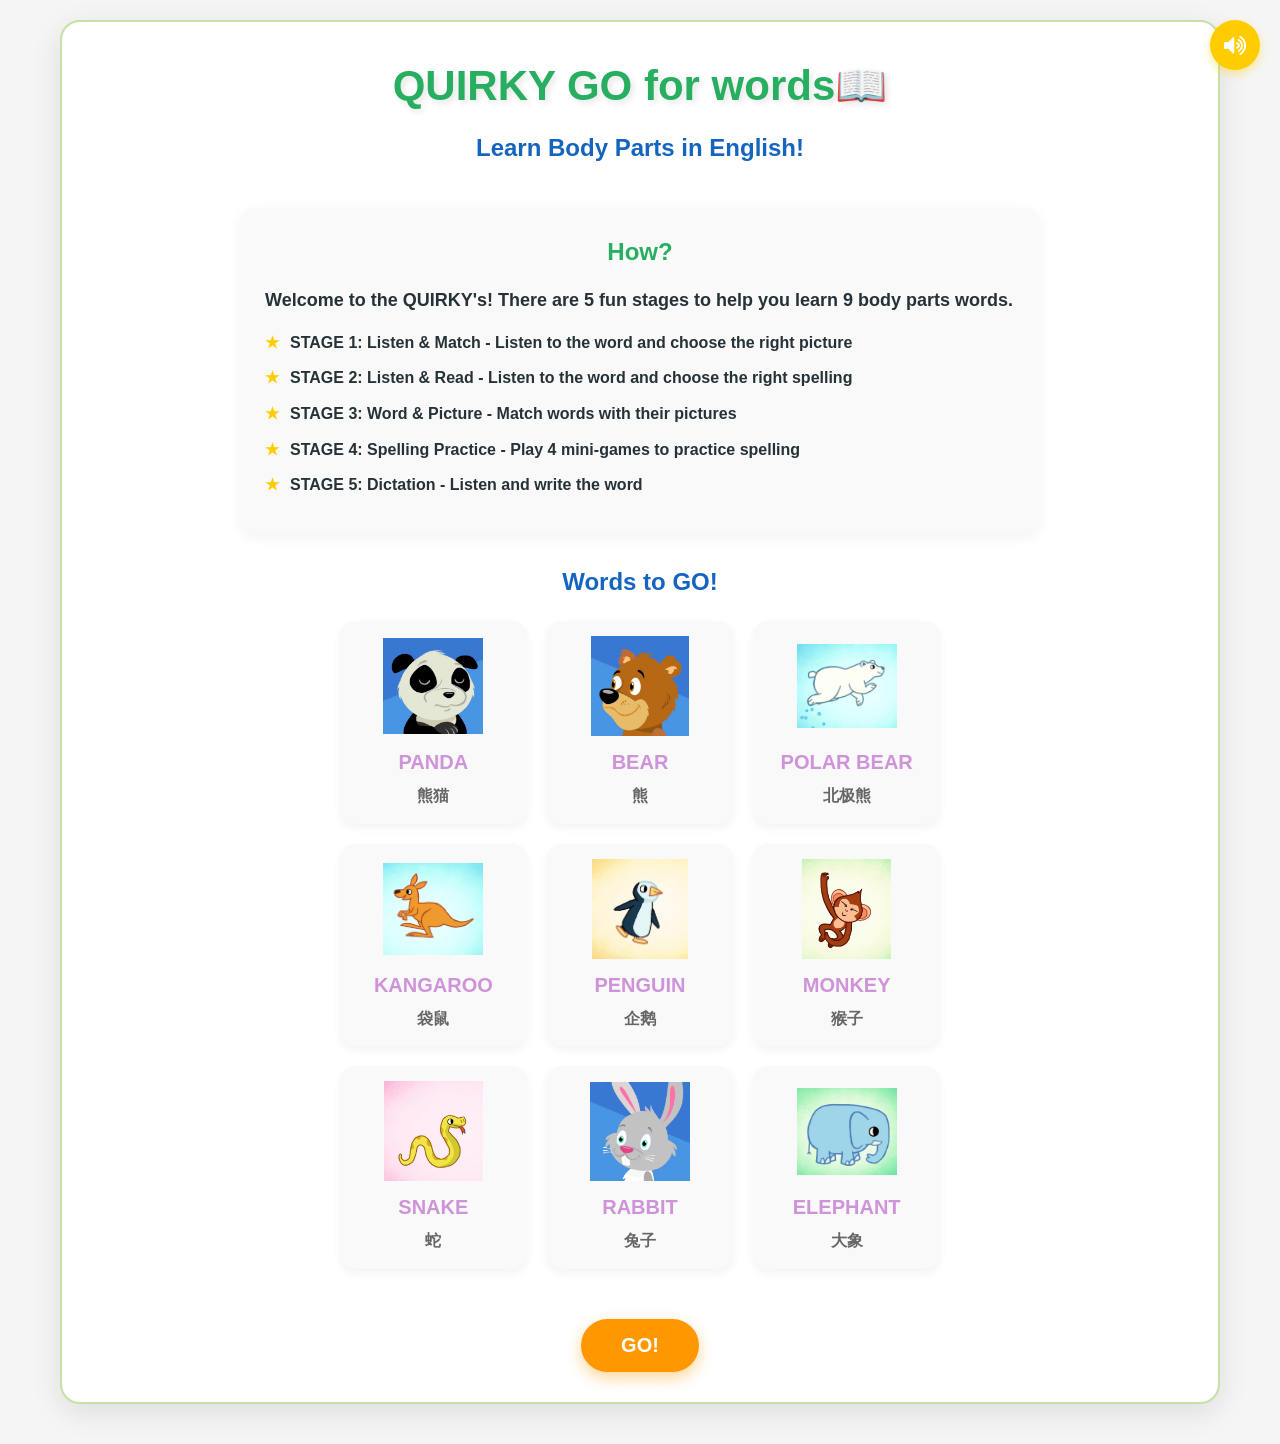
<file: lesson10/index.html>
<html lang="en"><head>
    <meta charset="UTF-8">
    <meta name="viewport" content="width=device-width, initial-scale=1.0">
    <title>Body Parts English Game - Fun for Kids</title>
    <link rel="stylesheet" href="style.css">
</head>
<body>
    <div id="game-container">
        <!-- 游戏首页 -->
        <div id="home-page" class="page active">
            <div class="home-header">
                <h1 style="color: rgb(39, 174, 96);">QUIRKY GO for words📖</h1>
                <h2 style="color: rgb(21, 101, 192);">Learn Body Parts in English!</h2>
            </div>
            <div class="home-content">
                <div class="game-rules">
                    <h3 style="color: rgb(39, 174, 96);">How?</h3>
                    <p>Welcome to the QUIRKY's! There are 5 fun stages to help you learn 9 body parts words.</p>
                    <ul>
                        <li><strong>STAGE 1: Listen &amp; Match</strong> - Listen to the word and choose the right picture</li>
                        <li><strong>STAGE 2: Listen &amp; Read</strong> - Listen to the word and choose the right spelling</li>
                        <li><strong>STAGE 3: Word &amp; Picture</strong> - Match words with their pictures</li>
                        <li><strong>STAGE 4: Spelling Practice</strong> - Play 4 mini-games to practice spelling</li>
                        <li><strong>STAGE 5: Dictation</strong> - Listen and write the word</li>
                    </ul>
                </div>
                <div class="target-words">
                    <h3 style="color: rgb(21, 101, 192);">Words to GO!</h3>
                    <div class="words-grid">
                        <div class="word-item">
                            <img src="https://p11-flow-imagex-sign.byteimg.com/tos-cn-i-a9rns2rl98/rc/pc/code_assistant/33fbb3815a914359bc6708895434d20e~tplv-a9rns2rl98-image.image?lk3s=8e244e95&amp;rcl=2026032017413706B5B34E23D4211847A2&amp;rrcfp=e75484ac&amp;x-expires=1774604497&amp;x-signature=6Fsaq%2BAYEc%2BSD8svfbEaWr8ThXE%3D" alt="foot">
                            <span style="color: rgb(206, 147, 216);">FOOT</span>
                            <span class="chinese">foot</span>
                        </div>
                        <div class="word-item">
                            <img src="https://p6-flow-imagex-sign.byteimg.com/tos-cn-i-a9rns2rl98/rc/pc/code_assistant/2c87e0e8190445ad970ca77e88f95644~tplv-a9rns2rl98-image.image?lk3s=8e244e95&amp;rcl=202603201741284AF4800C1F461043925A&amp;rrcfp=e75484ac&amp;x-expires=1774604489&amp;x-signature=dmXvzT3J5hiMyScBMD0uZeHKWgo%3D" alt="arm">
                            <span style="color: rgb(206, 147, 216);">ARM</span>
                            <span class="chinese">arm</span>
                        </div>
                        <div class="word-item">
                            <img src="https://p26-flow-imagex-sign.byteimg.com/tos-cn-i-a9rns2rl98/rc/pc/code_assistant/b25a9e17fad6457285beac05a634e4e1~tplv-a9rns2rl98-image.image?lk3s=8e244e95&amp;rcl=20260320174120D422FC6D71665718A47D&amp;rrcfp=e75484ac&amp;x-expires=1774604480&amp;x-signature=GQHkUzJuX60yY8457WPXovqZAik%3D" alt="chin">
                            <span style="color: rgb(206, 147, 216);">CHIN</span>
                            <span class="chinese">chin</span>
                        </div>
                        <div class="word-item">
                            <img src="https://p11-flow-imagex-sign.byteimg.com/tos-cn-i-a9rns2rl98/rc/pc/code_assistant/60b8872266874276a31867c821272a3f~tplv-a9rns2rl98-image.image?lk3s=8e244e95&amp;rcl=20260320174107C6F57F682E1C041A608B&amp;rrcfp=e75484ac&amp;x-expires=1774604468&amp;x-signature=gJ2Swe6%2F%2BoqGTcJciCL7rCjn1d8%3D" alt="leg">
                            <span style="color: rgb(206, 147, 216);">LEG</span>
                            <span class="chinese">leg</span>
                        </div>
                        <div class="word-item">
                            <img src="https://p6-flow-imagex-sign.byteimg.com/tos-cn-i-a9rns2rl98/rc/pc/code_assistant/a5bfa0f2200c46bdb6f0d859a63ed6eb~tplv-a9rns2rl98-image.image?lk3s=8e244e95&amp;rcl=20260320174057D422FC6D716657189E21&amp;rrcfp=e75484ac&amp;x-expires=1774604458&amp;x-signature=Mry51wQMnXw95NJ6YEFlft%2F7OeY%3D" alt="nose">
                            <span style="color: rgb(206, 147, 216);">NOSE</span>
                            <span class="chinese">nose</span>
                        </div>
                        <div class="word-item">
                            <img src="https://p9-flow-imagex-sign.byteimg.com/tos-cn-i-a9rns2rl98/rc/pc/code_assistant/8ece27475b2c450c89cdb5549be60ff1~tplv-a9rns2rl98-image.image?lk3s=8e244e95&amp;rcl=202603201740374AF4800C1F46104385F7&amp;rrcfp=e75484ac&amp;x-expires=1774604438&amp;x-signature=FfcJMGzcg3ALVxdnsbZ30GweLVA%3D" alt="head">
                            <span style="color: rgb(206, 147, 216);">HEAD</span>
                            <span class="chinese">head</span>
                        </div>
                        <div class="word-item">
                            <img src="https://p3-flow-imagex-sign.byteimg.com/tos-cn-i-a9rns2rl98/rc/pc/code_assistant/e8a6333ec867463aad0c828c06811a95~tplv-a9rns2rl98-image.image?lk3s=8e244e95&amp;rcl=20260320174015B463FECB53D235472C5A&amp;rrcfp=e75484ac&amp;x-expires=1774604416&amp;x-signature=wzrmLstSWyaxlrcZ14TkAJcxpBA%3D" alt="eye">
                            <span style="color: rgb(206, 147, 216);">EYE</span>
                            <span class="chinese">eye</span>
                        </div>
                        <div class="word-item">
                            <img src="https://p3-flow-imagex-sign.byteimg.com/tos-cn-i-a9rns2rl98/rc/pc/code_assistant/59c804a8af6d4fe4a754f33e86efbe45~tplv-a9rns2rl98-image.image?lk3s=8e244e95&amp;rcl=20260320174005F1C55C95804AB51CA958&amp;rrcfp=e75484ac&amp;x-expires=1774604405&amp;x-signature=SuNTePuH7GK67Rb0rFfnb41VcSg%3D" alt="ear">
                            <span style="color: rgb(206, 147, 216);">EAR</span>
                            <span class="chinese">ear</span>
                        </div>
                        <div class="word-item">
                            <img src="https://p11-flow-imagex-sign.byteimg.com/tos-cn-i-a9rns2rl98/rc/pc/code_assistant/242fb2e557c94525a3c58eb8a9ce2a4a~tplv-a9rns2rl98-image.image?lk3s=8e244e95&amp;rcl=20260320174026C77BCE7B562E6F1474D1&amp;rrcfp=e75484ac&amp;x-expires=1774604427&amp;x-signature=5v%2FoTQr0XJ%2BStBbHd82TOsquFhU%3D" alt="paw">
                            <span style="color: rgb(206, 147, 216);">PAW</span>
                            <span class="chinese">paw</span>
                        </div>
                    </div>
                </div>
                <button id="start-game-btn" class="primary-btn">GO!</button>
            </div>
        </div>

        <!-- 闯关导航页 -->
        <div id="level-nav-page" class="page">
            <div class="page-header">
                <h2>Choose a Stage</h2>
                <button class="back-btn" onclick="showPage('home-page')">Back to Home</button>
            </div>
            <div class="progress-container">
                <div class="progress-bar">
                    <div class="progress-fill" id="overall-progress"></div>
                </div>
                <div class="progress-text">Progress: <span id="progress-percentage">0%</span></div>
            </div>
            <div class="levels-container">
                <div class="level-card" data-level="1">
                    <div class="level-icon">1</div>
                    <div class="level-info">
                        <h3>Listen &amp; Match</h3>
                        <p>Listen and choose the right picture</p>
                    </div>
                    <div class="level-status completed" id="level1-status">已完成</div>
                </div>
                <div class="level-card" data-level="2">
                    <div class="level-icon">2</div>
                    <div class="level-info">
                        <h3>Listen &amp; Read</h3>
                        <p>Listen and choose the right word</p>
                    </div>
                    <div class="level-status completed" id="level2-status">DONE</div>
                </div>
                <div class="level-card" data-level="3">
                    <div class="level-icon">3</div>
                    <div class="level-info">
                        <h3>Word &amp; Picture</h3>
                        <p>Match words with pictures</p>
                    </div>
                    <div class="level-status" id="level3-status">DONE</div>
                </div>
                <div class="level-card" data-level="4">
                    <div class="level-icon">4</div>
                    <div class="level-info">
                        <h3>Spelling Practice</h3>
                        <p>Play 4 mini-games to practice</p>
                    </div>
                    <div class="level-status completed" id="level4-status">DONE</div>
                </div>
                <div class="level-card" data-level="5">
                    <div class="level-icon">5</div>
                    <div class="level-info">
                        <h3>Dictation</h3>
                        <p>Listen and write the word</p>
                    </div>
                    <div class="level-status completed" id="level5-status">DONE</div>
                </div>
            </div>
        </div>

        <!-- 关卡1：音义对应 -->
        <div id="level1-page" class="page">
            <div class="page-header">
                <h2>STAGE 1: Listen &amp; Match</h2>
                <button class="back-btn" onclick="showPage('level-nav-page')">Back to Menu</button>
            </div>
            <div class="level-content">
                <div class="instruction">
                    <p>Listen to the word. Click on the right picture!</p>
                    <div class="score-display">Score: <span id="level1-score" style="color: rgb(21, 101, 192);">0</span></div>
                </div>
                <div class="question-container">
                    <div class="audio-control">
                        <button id="play-audio-btn" class="audio-btn">
                            <i class="fa fa-volume-up"></i> Play Word
                        </button>
                    </div>
                    <div class="options-container" id="level1-options"></div>
                </div>
            </div>
        </div>

        <!-- 关卡2：音词对应 -->
        <div id="level2-page" class="page">
            <div class="page-header">
                <h2>STAGE 2: Listen &amp; Read</h2>
                <button class="back-btn" onclick="showPage('level-nav-page')">Back to Menu</button>
            </div>
            <div class="level-content">
                <div class="instruction">
                    <p>Listen to the word. Click on the right spelling!</p>
                    <div class="score-display">Score: <span id="level2-score">0</span></div>
                </div>
                <div class="question-container">
                    <div class="audio-control">
                        <button id="play-audio-btn2" class="audio-btn">
                            <i class="fa fa-volume-up"></i> Play Word
                        </button>
                    </div>
                    <div class="options-container" id="level2-options"></div>
                </div>
            </div>
        </div>

        <!-- 关卡3：词义对应 -->
        <div id="level3-page" class="page">
            <div class="page-header">
                <h2>STAGE 3: Word &amp; Picture</h2>
                <button class="back-btn" onclick="showPage('level-nav-page')">Back to Menu</button>
            </div>
            <div class="level-content">
                <div class="instruction">
                    <p>Look at the word or picture. Choose the right match!</p>
                    <div class="score-display">Score: <span id="level3-score">0</span></div>
                </div>
                <div class="question-container">
                    <div class="question-item" id="level3-question"></div>
                    <div class="options-container" id="level3-options"></div>
                </div>
            </div>
        </div>

        <!-- 关卡4：拼写检测 -->
        <div id="level4-page" class="page">
            <div class="page-header">
                <h2>STAGE 4: Spelling Practice</h2>
                <button class="back-btn" onclick="showPage('level-nav-page')">Back to Menu</button>
            </div>
            <div class="level-content">
                <div class="sublevels-container">
                    <div class="sublevel-card" data-sublevel="1">
                        <div class="sublevel-icon">1</div>
                        <div class="sublevel-info">
                            <h3>Find the Word</h3>
                            <p>Choose letters to make the word</p>
                        </div>
                        <div class="sublevel-status" id="sublevel1-status">已完成</div>
                    </div>
                    <div class="sublevel-card" data-sublevel="2">
                        <div class="sublevel-icon">2</div>
                        <div class="sublevel-info">
                            <h3>Unscramble</h3>
                            <p>Drag letters to make the word</p>
                        </div>
                        <div class="sublevel-status" id="sublevel2-status">DONE</div>
                    </div>
                    <div class="sublevel-card" data-sublevel="3">
                        <div class="sublevel-icon">3</div>
                        <div class="sublevel-info">
                            <h3>Fill in Blanks</h3>
                            <p>Fill missing letters in the word</p>
                        </div>
                        <div class="sublevel-status" id="sublevel3-status">DONE</div>
                    </div>
                    <div class="sublevel-card" data-sublevel="4">
                        <div class="sublevel-icon">4</div>
                        <div class="sublevel-info">
                            <h3>Write the Word</h3>
                            <p>Spell the word from the picture</p>
                        </div>
                        <div class="sublevel-status" id="sublevel4-status">DONE</div>
                    </div>
                </div>
            </div>
        </div>

        <!-- 关卡4.1：字母中识别单词 -->
        <div id="sublevel1-page" class="page">
            <div class="page-header">
                <h2>Spelling: Find the Word</h2>
                <button class="back-btn" onclick="showPage('level4-page')">Back to Spelling</button>
            </div>
            <div class="level-content">
                <div class="instruction">
                    <p>Choose letters from the grid to make the word for the picture.</p>
                    <div class="score-display">Score: <span id="sublevel1-score">0</span></div>
                </div>
                <div class="question-container">
                    <div class="image-display" id="sublevel1-image"></div>
                    <div class="letter-matrix" id="letter-matrix"></div>
                    <div class="selected-letters" id="selected-letters"></div>
                    <div class="control-buttons">
                        <button id="check-word-btn" class="primary-btn">CHECK!</button>
                        <button id="reset-letters-btn" class="secondary-btn">Reset</button>
                    </div>
                </div>
            </div>
        </div>

        <!-- 关卡4.2：乱序字母排序 -->
        <div id="sublevel2-page" class="page">
            <div class="page-header">
                <h2>Spelling: Unscramble</h2>
                <button class="back-btn" onclick="showPage('level4-page')">Back to Spelling</button>
            </div>
            <div class="level-content">
                <div class="instruction">
                    <p>Drag the scrambled letters to the right spots to make the word.</p>
                    <div class="score-display">Score: <span id="sublevel2-score">0</span></div>
                </div>
                <div class="question-container">
                    <div class="image-display" id="sublevel2-image"></div>
                    <div class="scrambled-letters" id="scrambled-letters"></div>
                    <div class="word-slots" id="word-slots"></div>
                    <div class="control-buttons">
                        <button id="check-order-btn" class="primary-btn">CHECK!</button>
                        <button id="reset-order-btn" class="secondary-btn">Reset</button>
                    </div>
                </div>
            </div>
        </div>

        <!-- 关卡4.3：填写缺字母 -->
        <div id="sublevel3-page" class="page">
            <div class="page-header">
                <h2>Spelling: Fill in Blanks</h2>
                <button class="back-btn" onclick="showPage('level4-page')">Back to Spelling</button>
            </div>
            <div class="level-content">
                <div class="instruction">
                    <p>Fill in the missing letters to complete the word.</p>
                    <div class="score-display">Score: <span id="sublevel3-score">0</span></div>
                </div>
                <div class="question-container">
                    <div class="image-display" id="sublevel3-image"></div>
                    <div class="word-with-blanks" id="word-with-blanks"></div>
                    <div class="letter-options" id="letter-options"></div>
                    <div class="control-buttons">
                        <button id="check-blanks-btn" class="primary-btn">CHECK!</button>
                        <button id="reset-blanks-btn" class="secondary-btn">Reset</button>
                    </div>
                </div>
            </div>
        </div>

        <!-- 关卡4.4：根据意思拼写 -->
        <div id="sublevel4-page" class="page">
            <div class="page-header">
                <h2>Spelling: Write the Word</h2>
                <button class="back-btn" onclick="showPage('level4-page')">Back to Spelling</button>
            </div>
            <div class="level-content">
                <div class="instruction">
                    <p>Look at the picture and write the word.</p>
                    <div class="score-display">Score: <span id="sublevel4-score">0</span></div>
                </div>
                <div class="question-container">
                    <div class="image-display" id="sublevel4-image"></div>
                    <div class="chinese-hint" id="chinese-hint"></div>
                    <div class="spelling-input">
                        <input type="text" id="spelling-input" placeholder="Type the word">
                    </div>
                    <div class="control-buttons">
                        <button id="check-spelling-btn" class="primary-btn">CHECK!</button>
                        <button id="reset-spelling-btn" class="secondary-btn">Reset</button>
                    </div>
                </div>
            </div>
        </div>

        <!-- 关卡5：听写检测 -->
        <div id="level5-page" class="page">
            <div class="page-header">
                <h2>STAGE 5: Dictation</h2>
                <button class="back-btn" onclick="showPage('level-nav-page')">Back to Menu</button>
            </div>
            <div class="level-content">
                <div class="instruction">
                    <p>Listen to the word. Write it in the box!</p>
                    <div class="score-display">Score: <span id="level5-score">0</span></div>
                </div>
                <div class="question-container">
                    <div class="audio-control">
                        <button id="play-audio-btn5" class="audio-btn">
                            <i class="fa fa-volume-up"></i> Play Word
                        </button>
                    </div>
                    <div class="chinese-hint" id="level5-chinese"></div>
                    <div class="dictation-input">
                        <input type="text" id="dictation-input" placeholder="Type the word">
                    </div>
                    <div class="control-buttons">
                        <button id="check-dictation-btn" class="primary-btn">CHECK!</button>
                        <button id="next-dictation-btn" class="secondary-btn">Next</button>
                    </div>
                </div>
            </div>
        </div>

        <!-- 结算页面 -->
        <div id="result-page" class="page">
            <div class="page-header">
                <h2>Game Complete!</h2>
                <button class="back-btn" onclick="showPage('home-page')">Back to Home</button>
            </div>
            <div class="result-content">
                <div class="total-score">
                    <h3>Total Score</h3>
                    <div class="score-number" id="total-score">0</div>
                </div>
                <div class="level-results">
                    <h3>Stage Results</h3>
                    <div class="level-result-item">
                        <span>STAGE 1: Listen &amp; Match</span>
                        <span id="result-level1">0</span>
                    </div>
                    <div class="level-result-item">
                        <span>STAGE 2: Listen &amp; Read</span>
                        <span id="result-level2">0</span>
                    </div>
                    <div class="level-result-item">
                        <span>STAGE 3: Word &amp; Picture</span>
                        <span id="result-level3">0</span>
                    </div>
                    <div class="level-result-item">
                        <span>STAGE 4: Spelling Practice</span>
                        <span id="result-level4">0</span>
                    </div>
                    <div class="level-result-item">
                        <span>STAGE 5: Dictation</span>
                        <span id="result-level5">0</span>
                    </div>
                </div>
                <div class="encouragement" id="encouragement"></div>
                <button id="restart-game-btn" class="primary-btn">Play Again!</button>
            </div>
        </div>

        <!-- 反馈弹窗 -->
        <div id="feedback-modal" class="modal">
            <div class="modal-content">
                <div class="feedback-icon" id="feedback-icon"></div>
                <div class="feedback-message" id="feedback-message" style="color: rgb(39, 174, 96);">Not today, but you'll get it! The CORRECT answer is paw</div>
                <button class="modal-btn" onclick="closeModal()">OK!</button>
            </div>
        </div>

        <!-- 通关弹窗 -->
        <div id="level-complete-modal" class="modal">
            <div class="modal-content">
                <div class="level-complete-icon">
                    <i class="fa fa-trophy"></i>
                </div>
                <h3>关卡完成！</h3>
                <div class="level-score" id="level-complete-score"></div>
                <div class="level-feedback" id="level-complete-feedback">Good try! Practice a little more!</div>
                <div class="modal-buttons">
                    <button class="modal-btn" onclick="showPage('level-nav-page')">Back to Menu</button>
                    <button class="modal-btn primary" id="next-level-btn">NEXT</button>
                </div>
            </div>
        </div>
    </div>

    <!-- 音效控制 -->
    <div class="sound-control">
        <button id="sound-toggle" class="sound-btn" title="Sound On/Off">
            <i class="fa fa-volume-up"></i>
        </button>
    </div>

    <script src="script.js"></script>
    <link rel="stylesheet" href="https://cdnjs.cloudflare.com/ajax/libs/font-awesome/4.7.0/css/font-awesome.min.css">

</body></html>
</file>
<file: lesson10/style.css>
/* 全局样式 */
* {
    margin: 0;
    padding: 0;
    box-sizing: border-box;
}

body {
    font-family: 'Avenir Black', 'Bauhaus 93', 'Helvetica Neue', Arial, sans-serif;
    background-color: #F5F5F5;
    color: #263238;
    line-height: 1.6;
    font-weight: bold;
}

#game-container {
    max-width: 1200px;
    margin: 0 auto;
    padding: 20px;
    position: relative;
}

/* 页面通用样式 */
.page {
    display: none;
    background-color: white;
    border-radius: 20px;
    box-shadow: 0 8px 30px rgba(0, 0, 0, 0.1);
    padding: 30px;
    margin-bottom: 20px;
    min-height: 80vh;
    position: relative;
    overflow: hidden;
    border: 2px solid #C5E1A5;
}

.page.active {
    display: block;
}

.page-header {
    display: flex;
    justify-content: space-between;
    align-items: center;
    margin-bottom: 30px;
    padding-bottom: 15px;
    border-bottom: 3px solid #C5E1A5;
}

.page-header h2 {
    color: #1B5E20;
    font-size: 28px;
    text-shadow: 2px 2px 4px rgba(0, 0, 0, 0.1);
}

.back-btn {
    background-color: #F8BBD0;
    color: white;
    border: none;
    padding: 10px 20px;
    border-radius: 20px;
    cursor: pointer;
    font-size: 16px;
    font-weight: bold;
    box-shadow: 0 4px 8px rgba(0, 0, 0, 0.1);
    transition: all 0.3s ease;
}

.back-btn:hover {
    background-color: #F48FB1;
    transform: translateY(-2px);
}

/* 首页样式 */
.home-header {
    text-align: center;
    margin-bottom: 40px;
}

.home-header h1 {
    color: #ff6699;
    font-size: 42px;
    margin-bottom: 10px;
    text-shadow: 3px 3px 6px rgba(0, 0, 0, 0.1);
}

.home-header h2 {
    color: #6699cc;
    font-size: 24px;
    margin-bottom: 30px;
}

.home-content {
    display: flex;
    flex-direction: column;
    align-items: center;
}

.game-rules {
    background-color: #f9f9f9;
    padding: 25px;
    border-radius: 15px;
    margin-bottom: 30px;
    width: 100%;
    max-width: 800px;
    box-shadow: 0 4px 15px rgba(0, 0, 0, 0.05);
}

.game-rules h3 {
    color: #ff6699;
    margin-bottom: 15px;
    font-size: 24px;
    text-align: center;
}

.game-rules p {
    margin-bottom: 15px;
    font-size: 18px;
}

.game-rules ul {
    list-style-type: none;
    padding-left: 0;
}

.game-rules li {
    margin-bottom: 10px;
    padding-left: 25px;
    position: relative;
    font-size: 16px;
}

.game-rules li:before {
    content: "★";
    color: #ffcc00;
    position: absolute;
    left: 0;
}

.target-words {
    width: 100%;
    max-width: 900px;
    margin-bottom: 30px;
}

.target-words h3 {
    color: #6699cc;
    margin-bottom: 20px;
    font-size: 24px;
    text-align: center;
}

.words-grid {
    display: grid;
    grid-template-columns: repeat(3, 1fr);
    gap: 20px;
    max-width: 600px;
    margin: 0 auto;
}

.word-item {
    background-color: #f9f9f9;
    border-radius: 15px;
    padding: 15px;
    text-align: center;
    box-shadow: 0 4px 10px rgba(0, 0, 0, 0.05);
    transition: all 0.3s ease;
}

.word-item:hover {
    transform: translateY(-5px);
    box-shadow: 0 8px 20px rgba(0, 0, 0, 0.1);
}

.word-item img {
    width: 100px;
    height: 100px;
    object-fit: contain;
    margin-bottom: 10px;
}

.word-item span {
    display: block;
    font-size: 20px;
    font-weight: bold;
    color: #333;
}

.word-item .chinese {
    font-size: 16px;
    color: #666;
    margin-top: 5px;
}

/* 按钮样式 */
.primary-btn {
    background-color: #FF9800;
    color: white;
    border: none;
    padding: 15px 40px;
    border-radius: 30px;
    font-size: 20px;
    font-weight: bold;
    cursor: pointer;
    box-shadow: 0 6px 15px rgba(255, 152, 0, 0.4);
    transition: all 0.3s ease;
    margin-top: 20px;
}

.primary-btn:hover {
    background-color: #F57C00;
    transform: translateY(-3px);
    box-shadow: 0 8px 20px rgba(255, 152, 0, 0.6);
}

.secondary-btn {
    background-color: #F8BBD0;
    color: white;
    border: none;
    padding: 15px 40px;
    border-radius: 30px;
    font-size: 20px;
    font-weight: bold;
    cursor: pointer;
    box-shadow: 0 6px 15px rgba(248, 187, 208, 0.4);
    transition: all 0.3s ease;
    margin-top: 20px;
    margin-left: 10px;
}

.secondary-btn:hover {
    background-color: #F48FB1;
    transform: translateY(-3px);
    box-shadow: 0 8px 20px rgba(248, 187, 208, 0.6);
}

.audio-btn {
    background-color: #FF9800;
    color: white;
    border: none;
    padding: 12px 25px;
    border-radius: 25px;
    font-size: 18px;
    font-weight: bold;
    cursor: pointer;
    box-shadow: 0 4px 10px rgba(255, 152, 0, 0.4);
    transition: all 0.3s ease;
    display: flex;
    align-items: center;
    gap: 10px;
}

.audio-btn:hover {
    background-color: #F57C00;
    transform: translateY(-2px);
    box-shadow: 0 6px 15px rgba(255, 152, 0, 0.6);
}

.audio-btn i {
    font-size: 20px;
}

/* 闯关导航页样式 */
.progress-container {
    margin-bottom: 40px;
}

.progress-bar {
    width: 100%;
    height: 20px;
    background-color: #e0e0e0;
    border-radius: 10px;
    overflow: hidden;
    margin-bottom: 10px;
}

.progress-fill {
    height: 100%;
    background-color: #27AE60;
    border-radius: 10px;
    width: 0%;
    transition: width 0.5s ease;
}

.progress-text {
    text-align: center;
    font-size: 18px;
    font-weight: bold;
    color: #666;
}

.levels-container {
    display: flex;
    flex-direction: column;
    gap: 20px;
}

.level-card {
    display: flex;
    align-items: center;
    background-color: #f9f9f9;
    border-radius: 15px;
    padding: 20px;
    cursor: pointer;
    transition: all 0.3s ease;
    box-shadow: 0 4px 10px rgba(0, 0, 0, 0.05);
}

.level-card:hover {
    transform: translateY(-3px);
    box-shadow: 0 8px 20px rgba(0, 0, 0, 0.1);
}

.level-icon {
    width: 50px;
    height: 50px;
    background-color: #FF9800;
    color: white;
    border-radius: 50%;
    display: flex;
    align-items: center;
    justify-content: center;
    font-size: 24px;
    font-weight: bold;
    margin-right: 20px;
}

.level-info {
    flex-grow: 1;
}

.level-info h3 {
    color: #333;
    margin-bottom: 5px;
    font-size: 20px;
}

.level-info p {
    color: #666;
    font-size: 16px;
}

.level-status {
    padding: 8px 15px;
    border-radius: 20px;
    font-size: 14px;
    font-weight: bold;
}

.level-status.not-started {
    background-color: #e0e0e0;
    color: #666;
}

.level-status.in-progress {
    background-color: #ffcc00;
    color: white;
}

.level-status.completed {
    background-color: #27AE60;
    color: white;
}

/* 关卡内容样式 */
.level-content {
    display: flex;
    flex-direction: column;
    align-items: center;
}

.instruction {
    text-align: center;
    margin-bottom: 30px;
    font-size: 18px;
    color: #666;
}

.score-display {
    font-size: 20px;
    font-weight: bold;
    color: #1565C0;
    margin-top: 10px;
}

.question-container {
    width: 100%;
    max-width: 800px;
    background-color: #f9f9f9;
    border-radius: 15px;
    padding: 30px;
    box-shadow: 0 4px 15px rgba(0, 0, 0, 0.05);
    display: flex;
    flex-direction: column;
    align-items: center;
}

.audio-control {
    margin-bottom: 30px;
}

.options-container {
    display: grid;
    grid-template-columns: repeat(2, 1fr);
    gap: 20px;
    width: 100%;
    max-width: 500px;
    margin: 20px auto 0;
}

.option-item {
    background-color: #E8F5E9;
    border-radius: 10px;
    padding: 15px;
    text-align: center;
    cursor: pointer;
    transition: all 0.3s ease;
    box-shadow: 0 2px 8px rgba(0, 0, 0, 0.05);
}

.option-item:hover {
    transform: translateY(-3px);
    box-shadow: 0 4px 15px rgba(0, 0, 0, 0.1);
}

.option-item img {
    width: 120px;
    height: 120px;
    object-fit: contain;
    margin-bottom: 10px;
}

.option-item span {
    font-size: 18px;
    font-weight: bold;
    color: #333;
}

.question-item {
    margin-bottom: 30px;
    text-align: center;
}

.question-item img {
    width: 200px;
    height: 200px;
    object-fit: contain;
}

.question-item span {
    font-size: 32px;
    font-weight: bold;
    color: #ff6699;
}

/* 拼写检测关卡样式 */
.sublevels-container {
    display: flex;
    flex-direction: column;
    gap: 20px;
    width: 100%;
    max-width: 800px;
}

.sublevel-card {
    display: flex;
    align-items: center;
    background-color: #f9f9f9;
    border-radius: 15px;
    padding: 20px;
    cursor: pointer;
    transition: all 0.3s ease;
    box-shadow: 0 4px 10px rgba(0, 0, 0, 0.05);
}

.sublevel-card:hover {
    transform: translateY(-3px);
    box-shadow: 0 8px 20px rgba(0, 0, 0, 0.1);
}

.sublevel-icon {
    width: 40px;
    height: 40px;
    background-color: #99ccff;
    color: white;
    border-radius: 50%;
    display: flex;
    align-items: center;
    justify-content: center;
    font-size: 20px;
    font-weight: bold;
    margin-right: 20px;
}

.sublevel-info h3 {
    color: #333;
    margin-bottom: 5px;
    font-size: 18px;
}

.sublevel-info p {
    color: #666;
    font-size: 14px;
}

.sublevel-status {
    padding: 6px 12px;
    border-radius: 15px;
    font-size: 12px;
    font-weight: bold;
}

.sublevel-status.not-started {
    background-color: #e0e0e0;
    color: #666;
}

.sublevel-status.in-progress {
    background-color: #ffcc00;
    color: white;
}

.sublevel-status.completed {
    background-color: #66cc99;
    color: white;
}

.image-display {
    margin-bottom: 30px;
    text-align: center;
}

.image-display img {
    width: 200px;
    height: 200px;
    object-fit: contain;
}

/* 字母矩阵样式 */
.letter-matrix {
    display: grid;
    grid-template-columns: repeat(5, 1fr);
    gap: 10px;
    margin-bottom: 30px;
    width: 100%;
    max-width: 400px;
}

.letter-tile {
    background-color: #99ccff;
    color: white;
    border-radius: 10px;
    padding: 15px;
    text-align: center;
    font-size: 24px;
    font-weight: bold;
    cursor: pointer;
    transition: all 0.3s ease;
    box-shadow: 0 2px 8px rgba(0, 0, 0, 0.1);
}

.letter-tile:hover {
    background-color: #6699cc;
    transform: translateY(-2px);
}

.letter-tile.selected {
    background-color: #ff6699;
}

.selected-letters {
    display: flex;
    flex-wrap: wrap;           
    justify-content: center;   
    gap: 10px;
    margin-bottom: 30px;
    min-height: 50px;
}

.selected-letter {
    background-color: #ffcc00;
    color: white;
    border-radius: 10px;
    padding: 10px 15px;
    font-size: 20px;
    font-weight: bold;
    box-shadow: 0 2px 8px rgba(0, 0, 0, 0.1);
    display: flex;
    align-items: center;
    justify-content: center;
    position: relative;
}

.remove-letter {
    position: absolute;
    top: -8px;
    right: -8px;
    background-color: #ff6699;
    color: white;
    border-radius: 50%;
    width: 20px;
    height: 20px;
    font-size: 12px;
    display: flex;
    align-items: center;
    justify-content: center;
    cursor: pointer;
}

/* 乱序字母排序样式 */
.scrambled-letters {
    display: flex;
    flex-wrap: wrap;           /* Add this line */
    justify-content: center;   /* Add this line */
    gap: 10px;
    margin-bottom: 30px;
}

.scrambled-letter {
    background-color: #99ccff;
    color: white;
    border-radius: 10px;
    width: 50px;
    height: 50px;
    display: flex;
    flex-wrap: wrap;           /* Add this line */
    align-items: center;
    justify-content: center;
    font-size: 24px;
    font-weight: bold;
    cursor: grab;
    box-shadow: 0 2px 8px rgba(0, 0, 0, 0.1);
    user-select: none;
}

.scrambled-letter:active {
    cursor: grabbing;
}

.word-slots {
    display: flex;
    flex-wrap: wrap;           /* Add this line */
    justify-content: center;   /* Add this line */
    gap: 10px;
    margin-bottom: 30px;
}

.word-slot {
    background-color: #f0f0f0;
    border: 2px dashed #ccc;
    border-radius: 10px;
    width: 50px;
    height: 50px;
    display: flex;
    flex-wrap: wrap;           /* Add this line */
    align-items: center;
    justify-content: center;
    font-size: 24px;
    font-weight: bold;
}

.word-slot.filled {
    background-color: #ffcc00;
    border: 2px solid #ffcc00;
    color: white;
}

/* 填写缺字母样式 */
.word-with-blanks {
    display: flex;
    flex-wrap: wrap;           /* Add this line */
    justify-content: center;   /* Add this line */
    gap: 5px;
    margin-bottom: 30px;
    font-size: 28px;
    font-weight: bold;
}

.word-letter {
    min-width: 30px;
    text-align: center;
}

.word-blank {
    min-width: 30px;
    height: 40px;
    border-bottom: 3px solid #ff6699;
    text-align: center;
    font-size: 24px;
    padding: 5px;
}

.letter-options {
    display: flex;
    flex-wrap: wrap;
    gap: 10px;
    margin-bottom: 30px;
    justify-content: center;
}

.option-letter {
    background-color: #99ccff;
    color: white;
    border-radius: 10px;
    padding: 10px 15px;
    font-size: 20px;
    font-weight: bold;
    cursor: pointer;
    box-shadow: 0 2px 8px rgba(0, 0, 0, 0.1);
    transition: all 0.3s ease;
}

.option-letter:hover {
    background-color: #6699cc;
    transform: translateY(-2px);
}

.option-letter.selected {
    background-color: #ff6699;
}

/* 根据意思拼写样式 */
.chinese-hint {
    font-size: 24px;
    font-weight: bold;
    color: #666;
    margin-bottom: 30px;
    text-align: center;
}

.spelling-input, .dictation-input {
    margin-bottom: 30px;
    width: 100%;
    max-width: 400px;
}

.spelling-input input, .dictation-input input {
    width: 100%;
    padding: 15px;
    font-size: 24px;
    border: 3px solid #99ccff;
    border-radius: 10px;
    text-align: center;
    outline: none;
    transition: all 0.3s ease;
}

.spelling-input input:focus, .dictation-input input:focus {
    border-color: #ff6699;
    box-shadow: 0 0 10px rgba(255, 102, 153, 0.3);
}

.control-buttons {
    display: flex;
    gap: 15px;
    justify-content: center;
    margin-top: 20px;
}

/* 结算页面样式 */
.result-content {
    display: flex;
    flex-direction: column;
    align-items: center;
}

.total-score {
    text-align: center;
    margin-bottom: 40px;
}

.total-score h3 {
    color: #666;
    margin-bottom: 10px;
    font-size: 24px;
}

.score-number {
    font-size: 72px;
    font-weight: bold;
    color: #ff6699;
    text-shadow: 3px 3px 6px rgba(0, 0, 0, 0.1);
}

.level-results {
    width: 100%;
    max-width: 600px;
    margin-bottom: 40px;
}

.level-results h3 {
    color: #666;
    margin-bottom: 20px;
    font-size: 24px;
    text-align: center;
}

.level-result-item {
    display: flex;
    justify-content: space-between;
    padding: 15px;
    background-color: #f9f9f9;
    border-radius: 10px;
    margin-bottom: 10px;
    font-size: 18px;
}

.encouragement {
    font-size: 24px;
    font-weight: bold;
    color: #ff6699;
    text-align: center;
    margin-bottom: 30px;
    padding: 20px;
    background-color: #f9f9f9;
    border-radius: 15px;
    width: 100%;
    max-width: 600px;
}

/* 弹窗样式 */
.modal {
    display: none;
    position: fixed;
    top: 0;
    left: 0;
    width: 100%;
    height: 100%;
    background-color: rgba(0, 0, 0, 0.5);
    z-index: 1000;
    justify-content: center;
    align-items: center;
}

.modal.active {
    display: flex;
}

.modal-content {
    background-color: white;
    border-radius: 20px;
    padding: 30px;
    text-align: center;
    box-shadow: 0 10px 30px rgba(0, 0, 0, 0.2);
    max-width: 500px;
    width: 90%;
    animation: modalFadeIn 0.3s ease;
}

@keyframes modalFadeIn {
    from {
        opacity: 0;
        transform: translateY(-20px);
    }
    to {
        opacity: 1;
        transform: translateY(0);
    }
}

.feedback-icon {
    font-size: 64px;
    margin-bottom: 20px;
}

.feedback-icon.correct {
    color: #66cc99;
}

.feedback-icon.wrong {
    color: #ff6699;
}

.feedback-message {
    font-size: 24px;
    margin-bottom: 30px;
    color: #333;
}

.modal-btn {
    background-color: #99ccff;
    color: white;
    border: none;
    padding: 12px 30px;
    border-radius: 25px;
    font-size: 18px;
    font-weight: bold;
    cursor: pointer;
    box-shadow: 0 4px 10px rgba(153, 204, 255, 0.4);
    transition: all 0.3s ease;
    margin: 0 10px;
}

.modal-btn:hover {
    background-color: #6699cc;
    transform: translateY(-2px);
    box-shadow: 0 6px 15px rgba(153, 204, 255, 0.6);
}

.modal-btn.primary {
    background-color: #ff6699;
    box-shadow: 0 4px 10px rgba(255, 102, 153, 0.4);
}

.modal-btn.primary:hover {
    background-color: #ff3366;
    box-shadow: 0 6px 15px rgba(255, 102, 153, 0.6);
}

.level-complete-icon {
    font-size: 64px;
    color: #ffcc00;
    margin-bottom: 20px;
}

.level-score {
    font-size: 36px;
    font-weight: bold;
    color: #ff6699;
    margin-bottom: 15px;
}

.level-feedback {
    font-size: 20px;
    color: #666;
    margin-bottom: 30px;
}

.modal-buttons {
    display: flex;
    justify-content: center;
    gap: 20px;
}

/* 音效控制样式 */
.sound-control {
    position: fixed;
    top: 20px;
    right: 20px;
    z-index: 100;
}

.sound-btn {
    background-color: #ffcc00;
    color: white;
    border: none;
    width: 50px;
    height: 50px;
    border-radius: 50%;
    font-size: 24px;
    cursor: pointer;
    box-shadow: 0 4px 10px rgba(255, 204, 0, 0.4);
    transition: all 0.3s ease;
    display: flex;
    align-items: center;
    justify-content: center;
}

.sound-btn:hover {
    background-color: #ffaa00;
    transform: translateY(-2px);
    box-shadow: 0 6px 15px rgba(255, 204, 0, 0.6);
}

.sound-btn.muted {
    background-color: #ccc;
}

/* 响应式设计 */
@media (max-width: 768px) {
    .page {
        padding: 20px;
    }
    
    .home-header h1 {
        font-size: 32px;
    }
    
    .home-header h2 {
        font-size: 20px;
    }
    
   .words-grid {
        /* Force tablet to keep exactly 3 columns */
        grid-template-columns: repeat(3, 1fr);
        gap: 15px; /* Slightly reduce gap for tablet screens */
    }
    
    .word-item img {
        width: 80px;
        height: 80px;
    }
    
    .options-container {
        grid-template-columns: repeat(auto-fill, minmax(150px, 1fr));
    }
    
    .option-item img {
        width: 100px;
        height: 100px;
    }
    
    .letter-matrix {
        grid-template-columns: repeat(4, 1fr);
    }
    
    .level-card, .sublevel-card {
        flex-direction: column;
        text-align: center;
    }
    
    .level-icon, .sublevel-icon {
        margin-right: 0;
        margin-bottom: 15px;
    }
    
    .level-status, .sublevel-status {
        margin-top: 10px;
    }
    
    .control-buttons {
        flex-direction: column;
        align-items: center;
    }
    
    .secondary-btn {
        margin-left: 0;
    }
}

@media (max-width: 480px) {
    .page {
        padding: 15px;
    }
    
    .home-header h1 {
        font-size: 28px;
    }
    
    .home-header h2 {
        font-size: 18px;
    }
    
   .words-grid {
        /* Dynamically adjust columns based on screen width */
        /* If screen has space for 2 columns >120px, it shows 2. If it's too small, it drops to 1 */
        grid-template-columns: repeat(auto-fit, minmax(120px, 1fr));
        gap: 10px;
    }
    
    .word-item {
        padding: 10px; /* Reduce padding to give image more room */
    }
    
    .word-item img {
        width: 70px;
        height: 70px;
    }
    
    .options-container {
        grid-template-columns: repeat(2, 1fr);
    }
    
    .option-item img {
        width: 80px;
        height: 80px;
    }
    
    .letter-matrix {
        grid-template-columns: repeat(3, 1fr);
    }
    
    .letter-tile {
        padding: 10px;
        font-size: 20px;
    }
    
    .word-slots {
        flex-wrap: wrap;
        justify-content: center;
    }
    
    .spelling-input input, .dictation-input input {
        font-size: 20px;
    }
}
</file>
